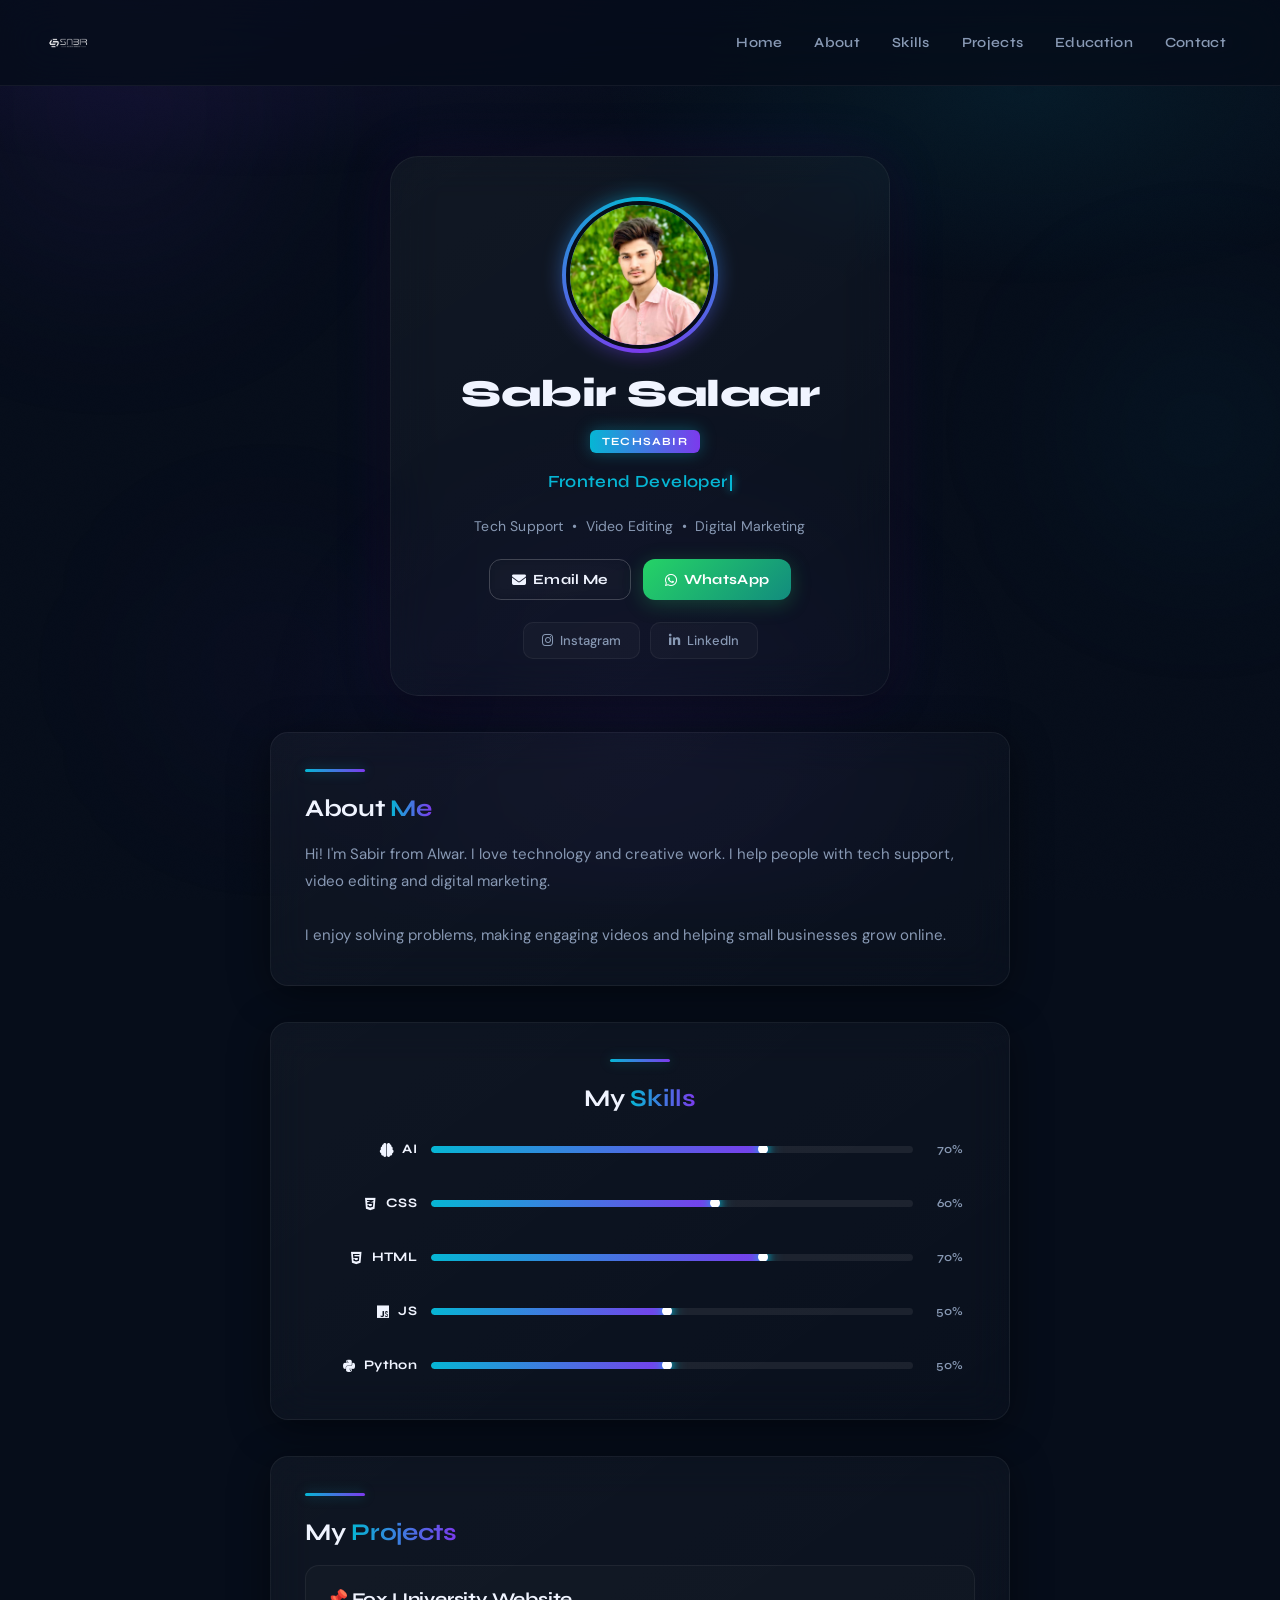
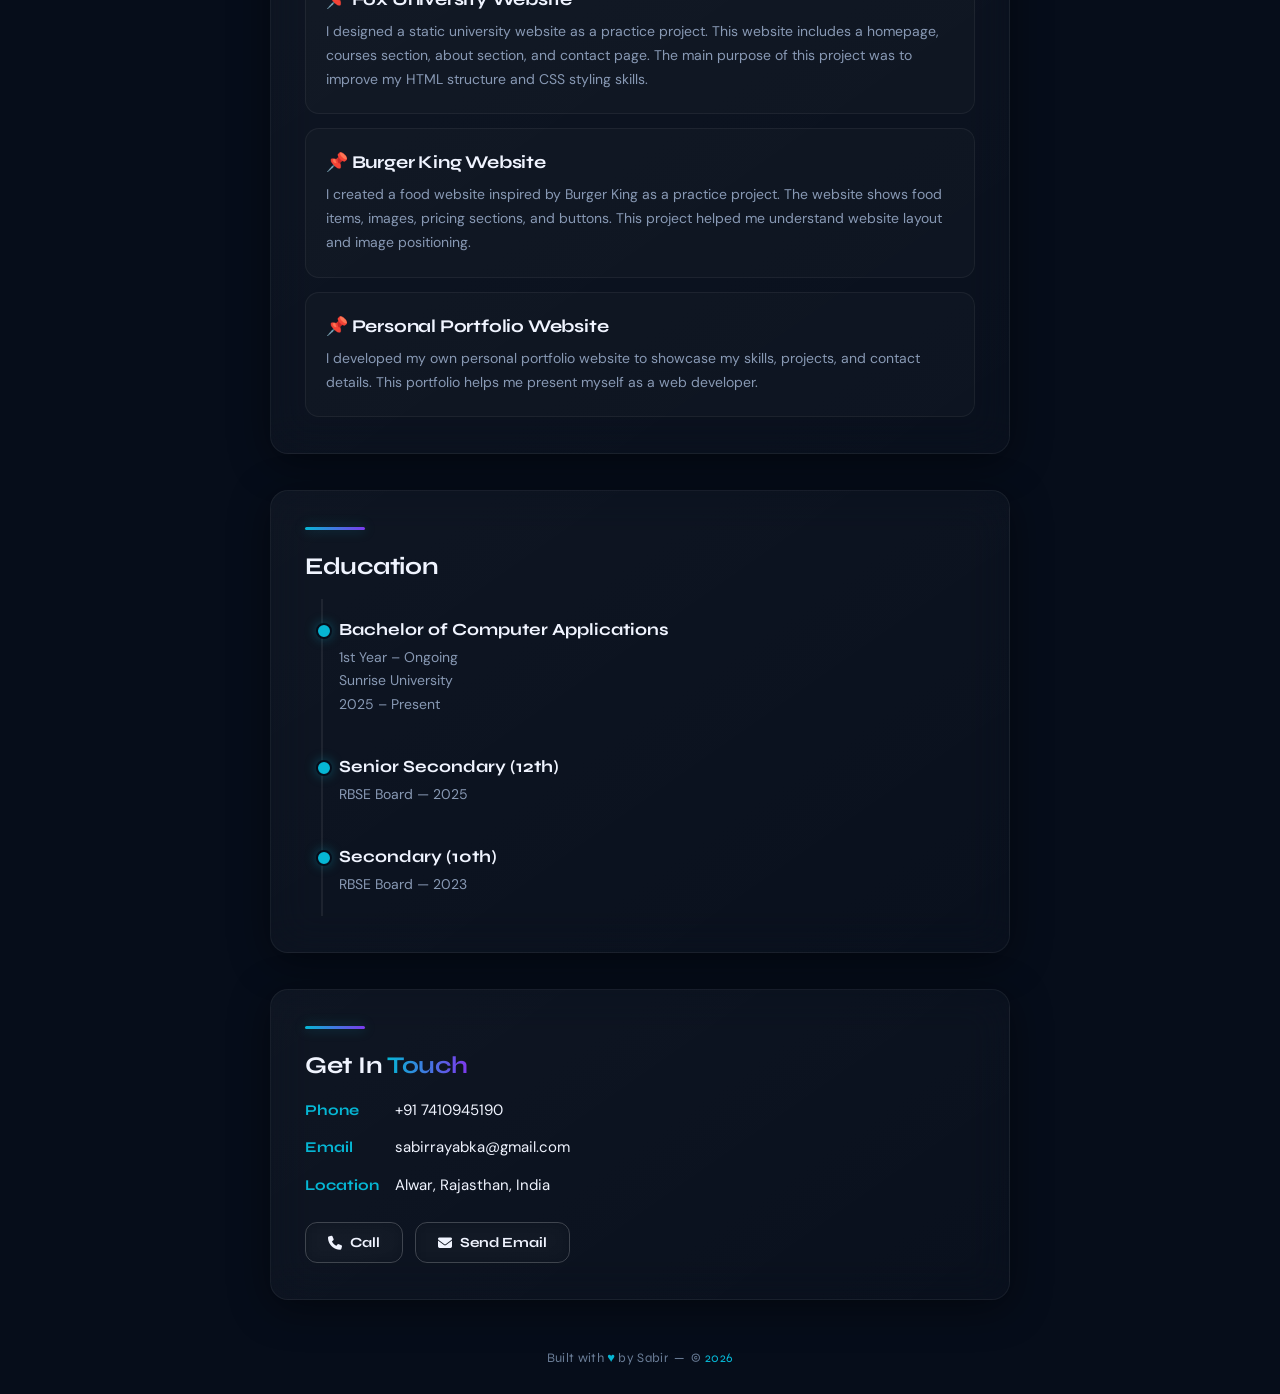
<file: index.html>
<!DOCTYPE html>
<html lang="en">
<head>
    <meta charset="UTF-8">
    <meta name="viewport" content="width=device-width, initial-scale=1.0">
    <title>Sabir Khan (Tech Sabir) ~ Portfolio</title>
    <link rel="stylesheet" href="https://cdnjs.cloudflare.com/ajax/libs/font-awesome/6.5.0/css/all.min.css"/>
    <link rel="preconnect" href="https://fonts.googleapis.com">
    <link rel="preconnect" href="https://fonts.gstatic.com" crossorigin>
    <link href="https://fonts.googleapis.com/css2?family=Syne:wght@400;500;600;700;800&family=DM+Sans:ital,opsz,wght@0,9..40,300;0,9..40,400;0,9..40,500;0,9..40,600;1,9..40,300&display=swap" rel="stylesheet">
    <link rel="stylesheet" href="style.css">
</head>
<body>

    <!-- Scroll Progress Bar -->
    <div class="progress-bar" id="progress-bar"></div>

    <!-- Background Orbs -->
    <div class="orb orb-1"></div>
    <div class="orb orb-2"></div>
    <div class="orb orb-3"></div>

    <!-- Scroll to Top -->
    <button class="scroll-top" id="scroll-top" aria-label="Scroll to top">
        <i class="fas fa-arrow-up"></i>
    </button>

    <!-- NAVBAR -->
    <div class="navbar" id="home">
        <div class="logo">
            <img src="img/sabir-removebg-preview.png" alt="TechSabir Logo"/>
        </div>

        <button class="menu-toggle" id="menu-toggle" aria-label="Toggle menu">☰</button>

        <nav class="nav" id="nav-menu">
            <ul>
                <li><a href="#home">Home</a></li>
                <li><a href="#aboutme">About</a></li>
                <li><a href="#skills">Skills</a></li>
                <li><a href="#project">Projects</a></li>
                <li><a href="#education">Education</a></li>
                <li><a href="#contact">Contact</a></li>
            </ul>
        </nav>
    </div>

    <!-- PROFILE CARD -->
    <div class="box">
        <div class="img">
            <img src="sabir khan.jpg" alt="Sabir Khan"/>
        </div>
        <h1 class="name">
            Sabir Salaar
            <span class="badge">TechSabir</span>
        </h1>
        <div class="typing-wrapper">
            <span class="typing-text" id="typing-text"></span><span class="typing-cursor"></span>
        </div>
        <p class="role">Tech Support &nbsp;•&nbsp; Video Editing &nbsp;•&nbsp; Digital Marketing</p>
        <div class="cta">
            <a class="btn email" href="mailto:sabirrayabka@gmail.com" target="_blank">
                <i class="fas fa-envelope"></i> Email Me
            </a>
            <a class="btn whatsapp" href="https://wa.me/917410945190?text=Hello%20Sabir" target="_blank">
                <i class="fab fa-whatsapp"></i> WhatsApp
            </a>
        </div>
        <div class="socials">
            <a class="instagram" href="https://www.instagram.com/muh_sabir2967" target="_blank">
                <i class="fab fa-instagram"></i> Instagram
            </a>
            <a class="linkedin" href="https://www.linkedin.com/in/sabir-khan-2a4339389" target="_blank">
                <i class="fab fa-linkedin-in"></i> LinkedIn
            </a>
        </div>
    </div>

    <!-- ABOUT -->
    <section class="section-card" id="aboutme">
        <div class="section-divider"></div>
        <h2>About <span class="highlight">Me</span></h2>
        <p>Hi! I'm Sabir from Alwar. I love technology and creative work. I help people with tech support, video editing and digital marketing.<br><br>
        I enjoy solving problems, making engaging videos and helping small businesses grow online.</p>
    </section>

    <!-- SKILLS -->
    <section class="section-card skills-card" id="skills">
        <div class="section-divider" style="margin: 0 auto 22px;"></div>
        <h2>My <span class="highlight">Skills</span></h2>

        <div class="skill-row">
            <span class="skill-label"><i class="fas fa-brain"></i>AI</span>
            <div class="skill-bar-wrap">
                <div class="skill-bar-fill" style="--target-width:70%"></div>
            </div>
            <span class="skill-pct">70%</span>
        </div>
        <div class="skill-row">
            <span class="skill-label"><i class="fab fa-css3-alt"></i>CSS</span>
            <div class="skill-bar-wrap">
                <div class="skill-bar-fill" style="--target-width:60%"></div>
            </div>
            <span class="skill-pct">60%</span>
        </div>
        <div class="skill-row">
            <span class="skill-label"><i class="fab fa-html5"></i>HTML</span>
            <div class="skill-bar-wrap">
                <div class="skill-bar-fill" style="--target-width:70%"></div>
            </div>
            <span class="skill-pct">70%</span>
        </div>
        <div class="skill-row">
            <span class="skill-label"><i class="fab fa-js"></i>JS</span>
            <div class="skill-bar-wrap">
                <div class="skill-bar-fill" style="--target-width:50%"></div>
            </div>
            <span class="skill-pct">50%</span>
        </div>
        <div class="skill-row">
            <span class="skill-label"><i class="fab fa-python"></i>Python</span>
            <div class="skill-bar-wrap">
                <div class="skill-bar-fill" style="--target-width:50%"></div>
            </div>
            <span class="skill-pct">50%</span>
        </div>
        
    </section>

    <!-- PROJECTS -->
    <section class="section-card" id="project">
        <div class="section-divider"></div>
        <h2>My <span class="highlight">Projects</span></h2>
        <div class="project-grid">
            <div class="project-item">
                <h3>📌 Fox University Website</h3>
                <p>I designed a static university website as a practice project. This website includes a homepage, courses section, about section, and contact page. The main purpose of this project was to improve my HTML structure and CSS styling skills.</p>
            </div>
            <div class="project-item">
                <h3>📌 Burger King Website</h3>
                <p>I created a food website inspired by Burger King as a practice project. The website shows food items, images, pricing sections, and buttons. This project helped me understand website layout and image positioning.</p>
            </div>
            <div class="project-item">
                <h3>📌 Personal Portfolio Website</h3>
                <p>I developed my own personal portfolio website to showcase my skills, projects, and contact details. This portfolio helps me present myself as a web developer.</p>
            </div>
        </div>
    </section>

    <!-- EDUCATION -->
    <section class="section-card" id="education">
        <div class="section-divider"></div>
        <h2>Education</h2>
        <div class="edu-list">
            <div class="edu-item">
                <h4>Bachelor of Computer Applications</h4>
                <p>1st Year – Ongoing<br>Sunrise University<br>2025 – Present</p>
            </div>
            <div class="edu-item">
                <h4>Senior Secondary (12th)</h4>
                <p>RBSE Board — 2025</p>
            </div>
            <div class="edu-item">
                <h4>Secondary (10th)</h4>
                <p>RBSE Board — 2023</p>
            </div>
        </div>
    </section>

    <!-- CONTACT -->
    <section class="section-card" id="contact">
        <div class="section-divider"></div>
        <h2>Get In <span class="highlight">Touch</span></h2>
        <div class="contact-info">
            <p><strong>Phone</strong> +91 7410945190</p>
            <p><strong>Email</strong> sabirrayabka@gmail.com</p>
            <p><strong>Location</strong> Alwar, Rajasthan, India</p>
        </div>
        <div class="contact-btns">
            <a class="btn-outline" href="tel:+917410945190"><i class="fas fa-phone"></i> Call</a>
            <a class="btn-outline" href="mailto:sabirrayabka@gmail.com"><i class="fas fa-envelope"></i> Send Email</a>
        </div>
    </section>

    <!-- FOOTER -->
    <footer>
        Built with <span>♥</span> by Sabir &nbsp;—&nbsp; © <span id="year"></span>
    </footer>

    <script>
        /* ── YEAR ── */
        document.getElementById('year').textContent = new Date().getFullYear();

        /* ── HAMBURGER MENU ── */
        const toggle = document.getElementById('menu-toggle');
        const nav = document.getElementById('nav-menu');

        toggle.addEventListener('click', () => {
            nav.classList.toggle('active');
        });

        document.querySelectorAll('#nav-menu a').forEach(link => {
            link.addEventListener('click', () => nav.classList.remove('active'));
        });

        /* ── NAVBAR SCROLL EFFECT ── */
        const navbar = document.querySelector('.navbar');
        window.addEventListener('scroll', () => {
            if (window.scrollY > 40) navbar.classList.add('scrolled');
            else navbar.classList.remove('scrolled');
        }, { passive: true });

        /* ── SCROLL PROGRESS BAR ── */
        const bar = document.getElementById('progress-bar');
        window.addEventListener('scroll', () => {
            const docH = document.documentElement.scrollHeight - window.innerHeight;
            const pct = docH > 0 ? (window.scrollY / docH) * 100 : 0;
            bar.style.width = pct + '%';
        }, { passive: true });

        /* ── SCROLL TO TOP ── */
        const scrollTopBtn = document.getElementById('scroll-top');
        window.addEventListener('scroll', () => {
            if (window.scrollY > 320) scrollTopBtn.classList.add('visible');
            else scrollTopBtn.classList.remove('visible');
        }, { passive: true });
        scrollTopBtn.addEventListener('click', () => window.scrollTo({ top: 0, behavior: 'smooth' }));

        /* ── TYPING ANIMATION ── */
        (function () {
            const words = ['Frontend Developer', 'Video Editor', 'Digital Marketer', 'Tech Support'];
            const el = document.getElementById('typing-text');
            let wordIndex = 0, charIndex = 0, deleting = false;

            function type() {
                const current = words[wordIndex];
                if (!deleting) {
                    el.textContent = current.slice(0, ++charIndex);
                    if (charIndex === current.length) {
                        deleting = true;
                        setTimeout(type, 1600);
                        return;
                    }
                    setTimeout(type, 80);
                } else {
                    el.textContent = current.slice(0, --charIndex);
                    if (charIndex === 0) {
                        deleting = false;
                        wordIndex = (wordIndex + 1) % words.length;
                        setTimeout(type, 400);
                        return;
                    }
                    setTimeout(type, 45);
                }
            }
            type();
        })();

        /* ── SKILL BAR ANIMATION ── */
        (function () {
            const skillsSection = document.getElementById('skills');
            let animated = false;

            const observer = new IntersectionObserver(function (entries) {
                if (entries[0].isIntersecting && !animated) {
                    animated = true;
                    document.querySelectorAll('.skill-bar-fill').forEach(function (bar) {
                        requestAnimationFrame(function () {
                            requestAnimationFrame(function () {
                                bar.classList.add('animated');
                            });
                        });
                    });
                    observer.disconnect();
                }
            }, { threshold: 0.3 });

            observer.observe(skillsSection);
        })();

        /* ── SECTION SCROLL REVEAL ── */
        (function () {
            const cards = document.querySelectorAll('.section-card');

            const observer = new IntersectionObserver(function (entries) {
                entries.forEach(function (entry) {
                    if (entry.isIntersecting) {
                        entry.target.classList.add('visible');
                        observer.unobserve(entry.target);
                    }
                });
            }, { threshold: 0.1, rootMargin: '0px 0px -40px 0px' });

            cards.forEach(function (card) {
                observer.observe(card);
            });
        })();
    </script>
</body>
</html>
</file>
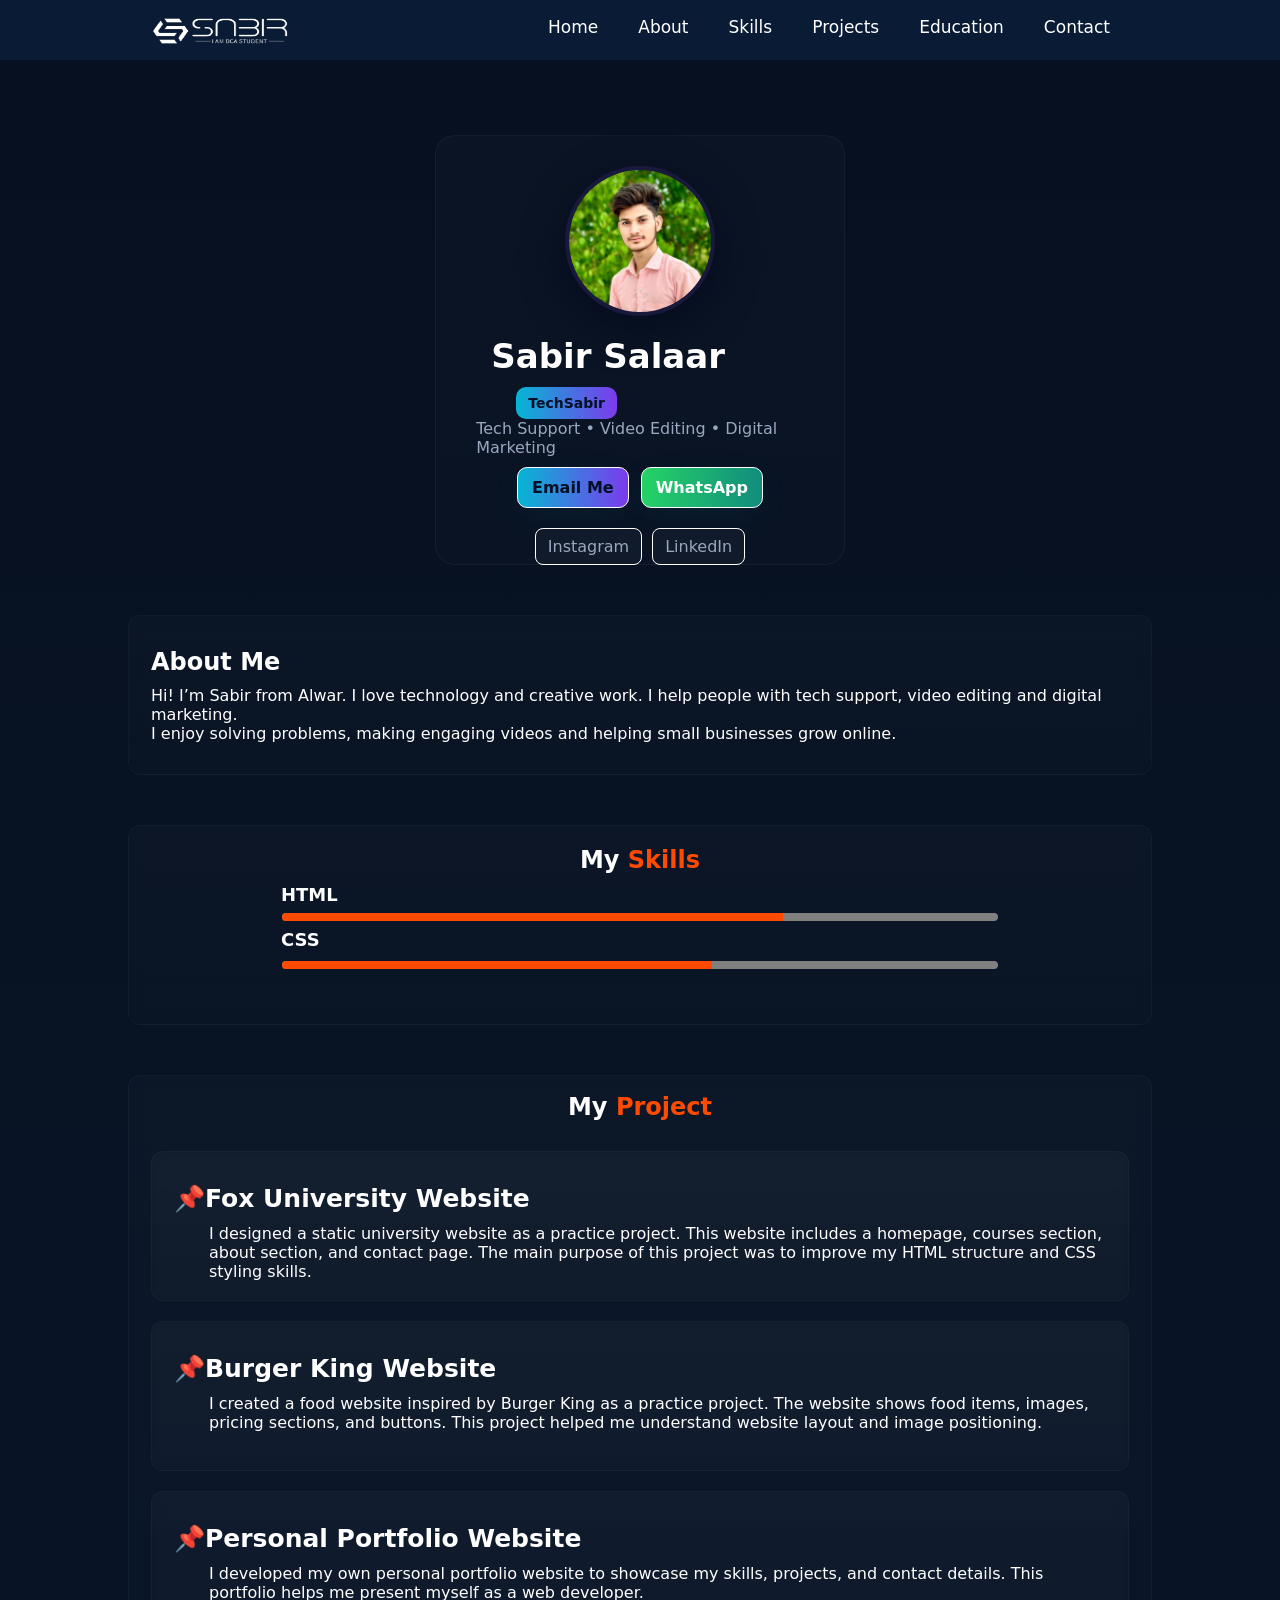
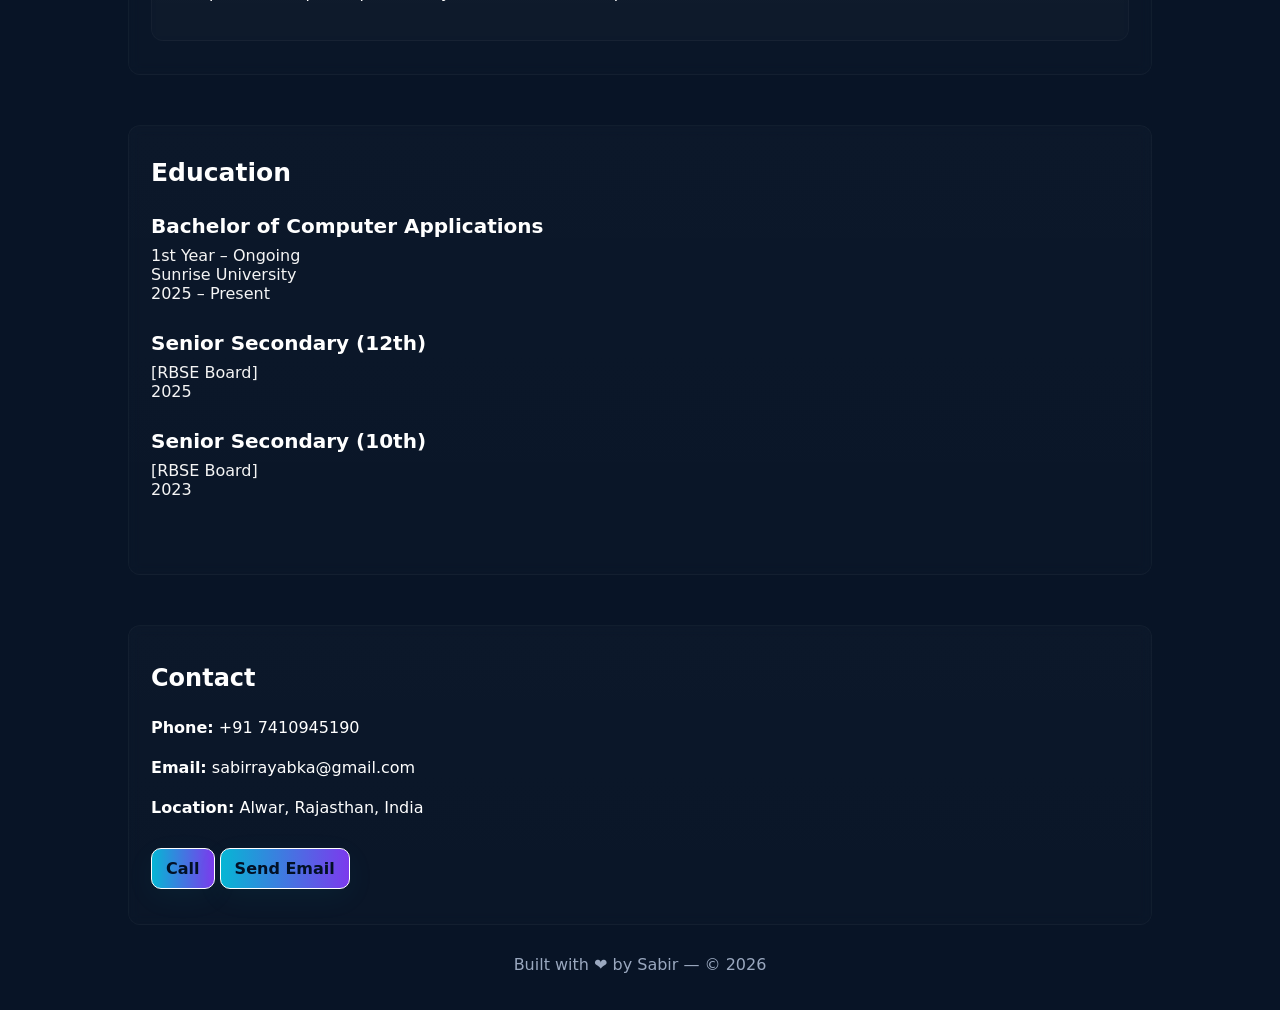
<file: sabir.html>
<!DOCTYPE html>
<html lang="en">
<head>
    <meta charset="UTF-8">
    <meta name="viewport" content="width=device-width, initial-scale=1.0">
    <title>Sabir khan(Tech Sabir)~~Portfolio</title>
    <link rel="stylesheet" href="sk.css">
</head>
<body>
    <div class="navbar" id="home">
        <div class="logo">
            <img src="img/sabir-removebg-preview.png"/>
        </div>
        <nav class="nav">
            <ul>
                <li><a href="#home">Home</a></li>
                <li><a href="#aboutme">About</a></li>
                <li><a href="#skills">Skills</a></li>
                <li><a href="#project">Projects</a></li>
                <li><a href="#education">Education</a></li>
                <li><a href="#contact">Contact</a></li>

            </ul>
        </nav>
    </div>
    <div class="box" style="margin-top: 75px;">
        <div class="img" style="margin-top: 30px;">
            <img src="sabir khan.jpg"/>
        </div>
        <h1 class="name">Sabir Salaar
        <span class="badge">TechSabir</span>
        </h1>
        <p class="role">Tech Support • Video Editing • Digital Marketing</p>
        <div class="cta">
        <a class="btn email" href="mailto:sabirrayabka@gmail.com" target="_blank">Email Me</a>
        <a class="btn whatsapp" href="https://wa.me/917410945190?text=Hello%20Sabir" target="_blank">WhatsApp</a>        </div>
        <div class="socials">
        <a href="https://www.instagram.com/muh_sabir2967" target="_blank">Instagram</a>           
        <a href="https://www.linkedin.com/in/sabir-khan-2a4339389" target="_blank" class="link">LinkedIn</a>        </div>
    </div>
    <section class="about card" id="aboutme" style="margin-top: 50px;">
      <h2>About Me</h2>
      <p>Hi! I’m Sabir from Alwar. I love technology and creative work. I help people with tech support, video editing and digital marketing.<br> I enjoy solving problems, making engaging videos and helping small businesses grow online.</p>
    </section>
    <section class="skills" id="skills" style="margin-top: 50px;">
        <h2>My <span style="color: #ff4a00;">Skills</span></h2>
        <div class="progressbar">
            <label class="text">HTML</label><br>
            <progress class="progress" value="70" max="100"></progress>
        </div>
         <div class="progressbar">
            <label class="text" style="margin-top: 7px;">CSS</label><br>
            <progress class="progress" style="margin-top: 20px;" value="60" max="100"></progress>
        </div>
        </div>
    </section>
    <section class="project" id="project" style="margin-top: 50px;">
        <h2>My <span style="color: #ff4a00;">Project</span></h2>
        <div class="project1">
            <article class="article">
               <h3>📌Fox University Website</h3>
               <p>I designed a static university website as a practice project.
               This website includes a homepage, courses section, about section, and contact page.
               The main purpose of this project was to improve my HTML structure and CSS styling skills.</p>
            </article>

        </div>
        <div class="project1">
            <article class="article">
                <h3>📌Burger King Website</h3>
                <p>I created a food website inspired by Burger King as a practice project.
                The website shows food items, images, pricing sections, and buttons.
                This project helped me understand website layout and image positioning.</p>
            </article>
            
        </div>
        <div class="project1">
            <article class="article">
                <h3>📌Personal Portfolio Website</h3>
                <p>I developed my own personal portfolio website to showcase my skills, projects, and contact details.
                This portfolio helps me present myself as a web developer.</p>

            </article>
            
        </div>
    </section>
    <section class="education" id="education" style="margin-top: 50px;">
        <h3 style="margin-top: 10px;">Education</h3><br>
        <div class="class">
            <h4>Bachelor of Computer Applications</h4>
            <p>1st Year – Ongoing<br>Sunrise University<br>2025 – Present</p>
        </div>
        <div class="class" style="margin-top: 20px;">
            <h4>Senior Secondary (12th)</h4>
            <p>[RBSE Board]<br>
            2025</p>
        </div>
        <div class="class" style="margin-top: 20px;">
            <h4>Senior Secondary (10th)</h4>
            <p>[RBSE Board]<br>
            2023</p>
        </div>
    </section>
    <section class="contact-card" id="contact" style="margin-top: 50px;">
        <div class="contact1">
            <h2>Contact</h2>
            <p><strong>Phone:</strong> +91 7410945190</p>
            <p><strong>Email:</strong> sabirrayabka@gmail.com</p>
            <p><strong>Location:</strong> Alwar, Rajasthan, India</p>
        <div class="contact2">
            <a class="btn" href="tel:+917410945190">Call</a>
            <a class="btn" href="mailto:sabirrayabka@gmail.com">Send Email</a>
        </div>
    </div>

    </section>
    <footer class="footer">
            Built with ❤️ by Sabir — © <span id="year">2026</span>
    </footer>
    
</body>
</html>
</file>
<file: style.css>
/* ── RESET & ROOT ── */
        * {
            margin: 0;
            padding: 0;
            box-sizing: border-box;
        }

        :root {
            --bg: #060d1a;
            --bg2: #081426;
            --card: #0c1628;
            --card2: #0f1c35;
            --accent: #7c3aed;
            --accent2: #06b6d4;
            --accent-glow: rgba(124, 58, 237, 0.35);
            --cyan-glow: rgba(6, 182, 212, 0.35);
            --muted: #8899b4;
            --muted2: #6a7d97;
            --white: #f0f4ff;
            --glass: rgba(255, 255, 255, 0.028);
            --glass-border: rgba(255, 255, 255, 0.055);
            --glass-hover: rgba(255, 255, 255, 0.05);
            --radius: 18px;
            --radius-sm: 12px;
            --font-display: 'Syne', sans-serif;
            --font-body: 'DM Sans', sans-serif;
            --shadow-card: 0 8px 40px rgba(0, 0, 0, 0.45);
            --shadow-glow: 0 0 60px rgba(124, 58, 237, 0.12);
        }

        html { scroll-behavior: smooth; }

        body {
            background: var(--bg);
            font-family: var(--font-body);
            min-height: 100vh;
            overflow-x: hidden;
            color: var(--white);
        }

        /* ── ANIMATED BACKGROUND ── */
        body::before {
            content: '';
            position: fixed;
            inset: 0;
            background:
                radial-gradient(ellipse 80% 50% at 20% -10%, rgba(124, 58, 237, 0.13) 0%, transparent 60%),
                radial-gradient(ellipse 60% 40% at 80% 10%, rgba(6, 182, 212, 0.08) 0%, transparent 55%),
                radial-gradient(ellipse 50% 60% at 50% 80%, rgba(124, 58, 237, 0.06) 0%, transparent 60%);
            pointer-events: none;
            z-index: 0;
        }

        /* Grain texture overlay */
        body::after {
            content: '';
            position: fixed;
            inset: 0;
            background-image: url("data:image/svg+xml,%3Csvg viewBox='0 0 256 256' xmlns='http://www.w3.org/2000/svg'%3E%3Cfilter id='noise'%3E%3CfeTurbulence type='fractalNoise' baseFrequency='0.9' numOctaves='4' stitchTiles='stitch'/%3E%3C/filter%3E%3Crect width='100%25' height='100%25' filter='url(%23noise)' opacity='0.035'/%3E%3C/svg%3E");
            background-size: 180px;
            pointer-events: none;
            z-index: 0;
            opacity: 0.4;
        }

        /* ── FLOATING ORBS ── */
        .orb {
            position: fixed;
            border-radius: 50%;
            filter: blur(90px);
            pointer-events: none;
            z-index: 0;
            animation: orbFloat 14s ease-in-out infinite alternate;
        }

        .orb-1 {
            width: 420px;
            height: 420px;
            background: radial-gradient(circle, rgba(124, 58, 237, 0.12), transparent 70%);
            top: -100px;
            left: -100px;
            animation-delay: 0s;
        }

        .orb-2 {
            width: 320px;
            height: 320px;
            background: radial-gradient(circle, rgba(6, 182, 212, 0.09), transparent 70%);
            top: 30%;
            right: -80px;
            animation-delay: -5s;
        }

        .orb-3 {
            width: 280px;
            height: 280px;
            background: radial-gradient(circle, rgba(124, 58, 237, 0.08), transparent 70%);
            bottom: 10%;
            left: 10%;
            animation-delay: -9s;
        }

        @keyframes orbFloat {
            0% { transform: translate(0, 0) scale(1); }
            100% { transform: translate(30px, 40px) scale(1.08); }
        }

        /* All sections above z-index 0 */
        .navbar, .box, .section-card, footer, .progress-bar { position: relative; z-index: 1; }

        /* ── SCROLL PROGRESS BAR ── */
        .progress-bar {
            position: fixed;
            top: 0;
            left: 0;
            height: 3px;
            width: 0%;
            background: linear-gradient(90deg, var(--accent2), var(--accent));
            z-index: 9999;
            transition: width 0.1s linear;
            box-shadow: 0 0 12px var(--cyan-glow);
        }

        /* ── NAVBAR ── */
        .navbar {
            width: 100%;
            height: 86px;
            background: rgba(6, 13, 26, 0.82);
            backdrop-filter: blur(24px);
            -webkit-backdrop-filter: blur(24px);
            border-bottom: 1px solid var(--glass-border);
            display: flex;
            align-items: center;
            justify-content: space-between;
            padding: 0 40px;
            position: sticky;
            top: 0;
            z-index: 1000;
            transition: background 0.3s ease, box-shadow 0.3s ease;
        }

        .navbar.scrolled {
            background: rgba(6, 13, 26, 0.95);
            box-shadow: 0 4px 30px rgba(0, 0, 0, 0.4);
        }

        .logo img {
            height: 42px;
            width: auto;
            filter: brightness(0) invert(1);
            cursor: pointer;
            display: block;
            transition: opacity 0.2s;
        }

        .logo img:hover { opacity: 0.8; }

        .menu-toggle {
            display: none;
            font-size: 26px;
            color: var(--white);
            cursor: pointer;
            background: none;
            border: none;
            line-height: 1;
            transition: color 0.2s;
        }

        .menu-toggle:hover { color: var(--accent2); }

        .nav ul {
            list-style: none;
            display: flex;
            gap: 4px;
            margin: 0;
            padding: 0;
            align-items: center;
        }

        .nav ul li a {
            font-family: var(--font-display);
            color: var(--muted);
            text-decoration: none;
            font-size: 14px;
            font-weight: 600;
            letter-spacing: 0.3px;
            padding: 8px 14px;
            border-radius: 8px;
            transition: color 0.25s ease, background 0.25s ease;
            display: inline-block;
            position: relative;
        }

        .nav ul li a::after {
            content: '';
            position: absolute;
            bottom: 4px;
            left: 50%;
            width: 0;
            height: 2px;
            background: linear-gradient(90deg, var(--accent2), var(--accent));
            transition: width 0.3s ease, left 0.3s ease;
            border-radius: 2px;
        }

        .nav ul li a:hover {
            color: var(--white);
            background: var(--glass-hover);
        }

        .nav ul li a:hover::after {
            width: calc(100% - 28px);
            left: 14px;
        }

        /* ── PROFILE BOX ── */
        .box {
            width: 90%;
            max-width: 500px;
            background: linear-gradient(145deg, rgba(255,255,255,0.045), rgba(255,255,255,0.015));
            border-radius: 28px;
            margin: 70px auto 0;
            border: 1px solid var(--glass-border);
            padding: 44px 28px 36px;
            text-align: center;
            box-shadow: var(--shadow-card), var(--shadow-glow);
            backdrop-filter: blur(20px);
            -webkit-backdrop-filter: blur(20px);
            transition: box-shadow 0.4s ease;
        }

        .box:hover {
            box-shadow: var(--shadow-card), 0 0 80px rgba(124, 58, 237, 0.18);
        }

        /* Profile image ring */
        .img {
            width: 148px;
            height: 148px;
            border-radius: 50%;
            margin: 0 auto 22px;
            position: relative;
        }

        .img::before {
            content: '';
            position: absolute;
            inset: -4px;
            border-radius: 50%;
            background: conic-gradient(from 0deg, var(--accent2), var(--accent), var(--accent2));
            animation: ringRotate 4s linear infinite;
            z-index: 0;
        }

        .img::after {
            content: '';
            position: absolute;
            inset: -4px;
            border-radius: 50%;
            background: conic-gradient(from 0deg, var(--accent2), var(--accent), var(--accent2));
            filter: blur(10px);
            opacity: 0.5;
            z-index: 0;
            animation: ringRotate 4s linear infinite;
        }

        @keyframes ringRotate {
            from { transform: rotate(0deg); }
            to { transform: rotate(360deg); }
        }

        .img img {
            width: 100%;
            height: 100%;
            object-fit: cover;
            border-radius: 50%;
            border: 4px solid var(--bg);
            display: block;
            position: relative;
            z-index: 1;
        }

        .name {
            font-family: var(--font-display);
            font-size: clamp(26px, 5.5vw, 38px);
            font-weight: 800;
            color: var(--white);
            margin-bottom: 10px;
            letter-spacing: -0.5px;
        }

        .badge {
            display: inline-block;
            font-family: var(--font-display);
            font-size: 11px;
            letter-spacing: 1.2px;
            text-transform: uppercase;
            color: #fff;
            padding: 5px 12px;
            border-radius: 6px;
            font-weight: 700;
            background: linear-gradient(90deg, var(--accent2), var(--accent));
            cursor: default;
            vertical-align: middle;
            margin-left: 10px;
            box-shadow: 0 0 16px var(--cyan-glow);
        }

        /* ── TYPING ANIMATION ── */
        .typing-wrapper {
            min-height: 30px;
            margin: 8px 0 16px;
        }

        .typing-text {
            color: var(--accent2);
            font-family: var(--font-display);
            font-size: clamp(14px, 3.5vw, 17px);
            font-weight: 600;
            letter-spacing: 0.4px;
        }

        .typing-cursor {
            display: inline-block;
            width: 2px;
            height: 1em;
            background: var(--accent2);
            vertical-align: middle;
            margin-left: 2px;
            animation: blink 0.7s step-end infinite;
            box-shadow: 0 0 8px var(--accent2);
        }

        @keyframes blink { 50% { opacity: 0; } }

        .role {
            color: var(--muted);
            font-size: 14px;
            letter-spacing: 0.2px;
            margin-bottom: 24px;
        }

        /* ── BUTTONS ── */
        .cta {
            display: flex;
            gap: 12px;
            justify-content: center;
            flex-wrap: wrap;
            margin-top: 4px;
        }

        .btn {
            padding: 11px 22px;
            border-radius: 12px;
            font-family: var(--font-display);
            font-weight: 700;
            font-size: 14px;
            letter-spacing: 0.3px;
            text-decoration: none;
            display: inline-flex;
            align-items: center;
            gap: 7px;
            transition: transform 0.25s cubic-bezier(0.34, 1.56, 0.64, 1), box-shadow 0.25s ease;
            cursor: pointer;
        }

        .btn.email {
            background: transparent;
            border: 1.5px solid rgba(255,255,255,0.2);
            color: var(--white);
            backdrop-filter: blur(8px);
        }

        .btn.email:hover {
            border-color: rgba(255,255,255,0.5);
            transform: translateY(-3px) scale(1.03);
            box-shadow: 0 8px 24px rgba(0, 0, 0, 0.3);
        }

        .btn.whatsapp {
            background: linear-gradient(135deg, #25D366, #128C7E);
            color: #fff;
            border: none;
            box-shadow: 0 4px 20px rgba(37, 211, 102, 0.25);
        }

        .btn.whatsapp:hover {
            transform: translateY(-3px) scale(1.03);
            box-shadow: 0 8px 28px rgba(37, 211, 102, 0.45);
        }

        /* generic outline btn used in contact */
        .btn-outline {
            background: transparent;
            border: 1.5px solid rgba(255,255,255,0.2);
            color: var(--white);
            padding: 11px 22px;
            border-radius: 12px;
            font-family: var(--font-display);
            font-weight: 700;
            text-decoration: none;
            display: inline-flex;
            align-items: center;
            gap: 8px;
            font-size: 14px;
            backdrop-filter: blur(8px);
            transition: transform 0.25s cubic-bezier(0.34, 1.56, 0.64, 1), border-color 0.25s ease, box-shadow 0.25s ease;
        }

        .btn-outline:hover {
            border-color: var(--accent2);
            color: var(--accent2);
            transform: translateY(-3px) scale(1.03);
            box-shadow: 0 8px 24px rgba(6, 182, 212, 0.2);
        }

        /* ── SOCIALS ── */
        .socials {
            margin-top: 22px;
            display: flex;
            gap: 10px;
            justify-content: center;
            flex-wrap: wrap;
        }

        .socials a {
            color: var(--muted);
            text-decoration: none;
            padding: 9px 18px;
            border-radius: 10px;
            background: var(--glass);
            border: 1px solid var(--glass-border);
            font-size: 13px;
            font-weight: 500;
            display: inline-flex;
            align-items: center;
            gap: 7px;
            transition: background 0.25s ease, color 0.25s ease, box-shadow 0.25s ease, border-color 0.25s ease, transform 0.25s cubic-bezier(0.34, 1.56, 0.64, 1);
        }

        .socials a:hover { transform: translateY(-3px); }

        .socials a.instagram:hover {
            background: linear-gradient(45deg, #feda75, #fa7e1e, #d62976, #962fbf, #4f5bd5);
            color: white;
            border-color: transparent;
            box-shadow: 0 6px 20px rgba(214, 41, 118, 0.4);
        }

        .socials a.linkedin:hover {
            background: linear-gradient(135deg, #0A66C2, #004182);
            color: white;
            border-color: transparent;
            box-shadow: 0 6px 20px rgba(10, 102, 194, 0.4);
        }

        /* ── SECTION CARDS ── */
        .section-card {
            width: 90%;
            max-width: 740px;
            padding: 36px 34px;
            margin: 36px auto 0;
            border-radius: var(--radius);
            background: linear-gradient(145deg, rgba(255,255,255,0.038), rgba(255,255,255,0.014));
            border: 1px solid var(--glass-border);
            backdrop-filter: blur(20px);
            -webkit-backdrop-filter: blur(20px);
            box-shadow: var(--shadow-card);
            transition: transform 0.35s ease, box-shadow 0.35s ease, border-color 0.35s ease;
            opacity: 0;
            transform: translateY(28px);
        }

        .section-card.visible {
            opacity: 1;
            transform: translateY(0);
            transition: opacity 0.6s ease, transform 0.6s cubic-bezier(0.22, 1, 0.36, 1), box-shadow 0.35s ease, border-color 0.35s ease;
        }

        .section-card:hover {
            transform: translateY(-4px);
            box-shadow: 0 20px 60px rgba(0,0,0,0.5), 0 0 40px rgba(124, 58, 237, 0.1);
            border-color: rgba(124, 58, 237, 0.18);
        }

        /* Section heading style */
        .section-card h2 {
            font-family: var(--font-display);
            color: var(--white);
            font-size: clamp(19px, 4vw, 24px);
            font-weight: 700;
            margin-bottom: 18px;
            letter-spacing: -0.3px;
        }

        .section-card h2 .highlight {
            background: linear-gradient(90deg, var(--accent2), var(--accent));
            -webkit-background-clip: text;
            -webkit-text-fill-color: transparent;
            background-clip: text;
        }

        .section-card p {
            color: var(--muted);
            line-height: 1.8;
            font-size: 15px;
        }

        /* ── SKILLS CARD ── */
        .skills-card h2 {
            text-align: center;
        }

        .skill-row {
            display: flex;
            align-items: center;
            gap: 14px;
            margin-bottom: 18px;
            padding: 10px 12px;
            border-radius: 10px;
            transition: background 0.25s ease;
        }

        .skill-row:last-child { margin-bottom: 0; }

        .skill-row:hover {
            background: rgba(255,255,255,0.03);
        }

        .skill-label {
            font-family: var(--font-display);
            color: var(--white);
            font-size: 13px;
            font-weight: 700;
            letter-spacing: 0.3px;
            width: 100px;
            flex-shrink: 0;
            text-align: right;
            white-space: nowrap;
            overflow: hidden;
            text-overflow: ellipsis;
        }

        .skill-label i {
            margin-right: 7px;
            font-size: 14px;
            vertical-align: middle;
            display: inline-block;
            width: 16px;
            text-align: center;
            flex-shrink: 0;
        }

        .skill-bar-wrap {
            flex: 1;
            height: 7px;
            background: rgba(255,255,255,0.07);
            border-radius: 20px;
            overflow: hidden;
        }

        .skill-bar-fill {
            height: 100%;
            border-radius: 20px;
            background: linear-gradient(90deg, var(--accent2), var(--accent));
            width: 0 !important;
            transition: width 1.5s cubic-bezier(0.22, 1, 0.36, 1);
            box-shadow: 0 0 10px rgba(6, 182, 212, 0.4);
            position: relative;
        }

        .skill-bar-fill::after {
            content: '';
            position: absolute;
            right: 0;
            top: 50%;
            transform: translateY(-50%);
            width: 10px;
            height: 10px;
            border-radius: 50%;
            background: white;
            box-shadow: 0 0 8px var(--accent2), 0 0 16px var(--accent2);
            opacity: 0;
            transition: opacity 0.3s ease 1.2s;
        }

        .skill-bar-fill.animated::after { opacity: 1; }

        .skill-bar-fill.animated {
            width: var(--target-width) !important;
        }

        .skill-pct {
            font-family: var(--font-display);
            color: var(--muted);
            font-size: 12px;
            font-weight: 600;
            width: 36px;
            text-align: right;
            flex-shrink: 0;
        }

        /* ── PROJECTS ── */
        .project-grid {
            display: flex;
            flex-direction: column;
            gap: 14px;
            margin-top: 6px;
        }

        .project-item {
            padding: 22px 20px;
            border-radius: 14px;
            background: rgba(255,255,255,0.02);
            border: 1px solid var(--glass-border);
            transition: transform 0.3s cubic-bezier(0.22, 1, 0.36, 1), box-shadow 0.3s ease, border-color 0.3s ease, background 0.3s ease;
            cursor: default;
            position: relative;
            overflow: hidden;
        }

        .project-item::before {
            content: '';
            position: absolute;
            inset: 0;
            background: linear-gradient(135deg, rgba(124, 58, 237, 0.06), transparent 60%);
            opacity: 0;
            transition: opacity 0.35s ease;
        }

        .project-item:hover::before { opacity: 1; }

        .project-item:hover {
            transform: translateX(6px);
            border-color: rgba(124, 58, 237, 0.3);
            background: rgba(124, 58, 237, 0.04);
            box-shadow: 0 8px 32px rgba(0,0,0,0.3), -4px 0 20px rgba(124, 58, 237, 0.15);
        }

        .project-item h3 {
            font-family: var(--font-display);
            color: var(--white);
            font-size: clamp(15px, 3.5vw, 18px);
            font-weight: 700;
            margin-bottom: 10px;
            letter-spacing: -0.2px;
        }

        .project-item p {
            color: var(--muted);
            font-size: 14px;
            line-height: 1.7;
        }

        /* ── EDUCATION ── */
        .edu-list {
            display: flex;
            flex-direction: column;
            gap: 0;
            margin-top: 6px;
        }

        .edu-item {
            padding: 20px 16px;
            border-left: 2px solid rgba(255,255,255,0.07);
            margin-left: 16px;
            position: relative;
            transition: border-color 0.3s ease;
        }

        .edu-item:hover { border-color: var(--accent2); }

        .edu-item::before {
            content: '';
            position: absolute;
            left: -7px;
            top: 24px;
            width: 12px;
            height: 12px;
            border-radius: 50%;
            background: var(--accent2);
            border: 2px solid var(--bg);
            box-shadow: 0 0 12px var(--cyan-glow);
            transition: transform 0.3s cubic-bezier(0.34, 1.56, 0.64, 1), box-shadow 0.3s ease;
        }

        .edu-item:hover::before {
            transform: scale(1.3);
            box-shadow: 0 0 20px var(--cyan-glow);
        }

        .edu-item h4 {
            font-family: var(--font-display);
            color: var(--white);
            font-size: clamp(14px, 3.5vw, 17px);
            font-weight: 700;
            margin-bottom: 6px;
        }

        .edu-item p {
            color: var(--muted);
            font-size: 14px;
            line-height: 1.65;
        }

        /* ── CONTACT ── */
        .contact-info p {
            color: var(--white);
            font-size: 15px;
            margin-bottom: 12px;
            line-height: 1.7;
            display: flex;
            align-items: center;
            gap: 10px;
        }

        .contact-info p strong {
            color: var(--accent2);
            font-family: var(--font-display);
            font-weight: 700;
            min-width: 80px;
        }

        .contact-btns {
            display: flex;
            gap: 12px;
            flex-wrap: wrap;
            margin-top: 24px;
        }

        /* ── FOOTER ── */
        footer {
            text-align: center;
            margin: 50px 0 28px;
            color: var(--muted2);
            font-size: 13px;
            font-family: var(--font-display);
            letter-spacing: 0.3px;
        }

        footer span { color: var(--accent2); }

        /* ── SCROLL TO TOP ── */
        .scroll-top {
            position: fixed;
            bottom: 28px;
            right: 28px;
            width: 46px;
            height: 46px;
            border-radius: 12px;
            background: linear-gradient(135deg, var(--accent2), var(--accent));
            color: white;
            border: none;
            cursor: pointer;
            display: flex;
            align-items: center;
            justify-content: center;
            font-size: 16px;
            z-index: 900;
            opacity: 0;
            transform: translateY(20px);
            transition: opacity 0.3s ease, transform 0.3s ease, box-shadow 0.3s ease;
            box-shadow: 0 4px 20px var(--accent-glow);
        }

        .scroll-top.visible {
            opacity: 1;
            transform: translateY(0);
        }

        .scroll-top:hover {
            box-shadow: 0 8px 30px var(--accent-glow);
            transform: translateY(-3px);
        }

        /* ── RESPONSIVE: TABLET ── */
        @media (max-width: 900px) {
            .section-card {
                max-width: 92%;
                padding: 28px 24px;
            }
        }

        /* ── RESPONSIVE: MOBILE ── */
        @media (max-width: 768px) {
            .navbar {
                padding: 0 20px;
                flex-wrap: wrap;
                height: auto;
                min-height: 70px;
                position: relative;
            }

            .navbar .logo { padding: 14px 0; }

            .menu-toggle { display: block; }

            .nav {
                display: none;
                width: 100%;
                padding: 8px 0 16px;
                border-top: 1px solid var(--glass-border);
            }

            .nav.active { display: block; }

            .nav ul {
                flex-direction: column;
                gap: 0;
                align-items: center;
            }

            .nav ul li a {
                display: block;
                padding: 12px 20px;
                font-size: 15px;
                width: 100%;
                text-align: center;
            }

            .nav ul li a::after { display: none; }

            .box { margin-top: 28px; }

            /* FIX: Skill icons + label stay on one line */
            .skill-label {
                width: 90px;
                font-size: 12.5px;
                white-space: nowrap;
                display: flex;
                align-items: center;
                justify-content: flex-end;
                gap: 5px;
            }

            .skill-label i {
                margin-right: 0;
                font-size: 13px;
                flex-shrink: 0;
            }

            .skill-row { padding: 8px 6px; gap: 10px; }

            .section-card { padding: 24px 18px; }

            .contact-btns {
                flex-direction: column;
            }

            .contact-btns a { text-align: center; width: 100%; justify-content: center; }

            .project-item:hover, .section-card:hover {
                transform: none;
            }

            .btn:hover, .btn-outline:hover {
                transform: none;
                box-shadow: none;
            }

            .socials a:hover { transform: none; }
        }

        @media (max-width: 400px) {
            .cta {
                flex-direction: column;
                align-items: center;
            }

            .cta a {
                width: 85%;
                text-align: center;
                justify-content: center;
            }
        }

        /* ── SECTION DIVIDER ── */
        .section-divider {
            width: 60px;
            height: 3px;
            background: linear-gradient(90deg, var(--accent2), var(--accent));
            border-radius: 3px;
            margin-bottom: 22px;
            box-shadow: 0 0 12px var(--cyan-glow);
        }
</file>
<file: sk.css>
*{
    margin: 0px;
    padding: 0px;
    box-sizing: border-box;
    font-family: Inter, ui-sans-serif, system-ui, -apple-system, 'Segoe UI', Roboto, 'Helvetica Neue', Arial;
}
:root {
    --bg: #0b1220;
    --card: #0f1724;
    --accent: #7c3aed;
    --accent2: #06b6d4;
    --muted: #9aa8bf;
    --glass: rgba(255, 255, 255, 0.03);
    --radius: 14px;
}
body{
    background: linear-gradient(180deg, #071020 0%, #081426 60%);
    width: 100%;
    height: 2610px;

}
.navbar{
    width: 100%;
    height: 60px;
    background-color: #0A1B35;

}
.logo img{
    width: 200px;
    height: 120px;
    /* color: #721212; */
    margin-top: -29px;
    margin-left: 120px;
    filter: brightness(0) invert(1);
    cursor: pointer;
}
.nav{
    display: flex;
    justify-content: right;
    margin-top: -78px;
}
nav ul{
    margin-right: 150px;
}
nav ul li {
    list-style-type: none;
    margin: 0px 20px;
    float: left;
    font-size: 17px;
    font-family: sans-serif;
    font-weight: 500;
    color: white;
    cursor: pointer;
}
nav ul li:hover{
    background-color: transparent;
    border-bottom: 1px solid white;
    color: white;
}
nav ul li a{
    color: white;
    text-decoration: none;
}
.box{
    width: 32%;
    height: 430px;
    background: linear-gradient(180deg, rgba(255, 255, 255, 0.02), rgba(255, 255, 255, 0.01));    border-radius: 20px;
    margin: auto;
    border: 1px solid rgba(255, 255, 255, 0.04);
}
.img{
    width: 150px;
    height: 150px;
    /* background-color: aliceblue; */
    background-color: transparent;
    border-radius: 50%;
    margin: auto;
}
.img img{
    width: 150px;
    height: 150px;
    border-radius: 50%;
    background-size: cover;
    border: 4px solid rgba(124, 58, 237, 0.12);
    box-shadow: 0 12px 40px rgba(2, 6, 23, 0.6);
}
.name{
    font-size: 34px;
    margin: 20px 0px 0px 55px;
    color: white;
}
.badge{
    display: inline-block;
    font-size: 14px;
    color: #021025;
    padding: 8px 12px;
    border-radius: 10px;
    margin-left: 25px;
    font-weight: 700;
    background: linear-gradient(90deg,var(--accent2),var(--accent));
    cursor: pointer;
}
.role{
    color: var(--muted);
    margin-left: 40px;
    font-size: 16px;
}
.btn {
    background: linear-gradient(90deg, var(--accent2), var(--accent));
    color: #021025;
    padding: 10px 14px;
    border-radius: 10px;
    font-weight: 700;
    text-decoration: none;
    display: inline-block;
    box-shadow: 0 8px 30px rgba(6, 182, 212, 0.06);
}
.btn.whatsapp {
    background: linear-gradient(90deg, #25D366, #128C7E);
    color: #fff;
}
.btn{
    background-color: transparent;
    border: 1.5px solid white;
}
.cta {
    display: flex;
    gap: 12px;
    justify-content: center;
    flex-wrap: wrap;
    margin-top: 10px;
}
.socials {
    margin-top: 20px;
    display: flex;
    gap: 10px;
    justify-content: center;
}
.socials a {
    color: var(--muted);
    text-decoration: none;
    padding: 8px 12px;
    border-radius: 8px;
    background: var(--glass);
    border: 1px solid white;
}
.socials a:hover{
    background: linear-gradient(45deg,#feda75,#fa7e1e,#d62976,#962fbf,#4f5bd5);border: 1.5px solid red;
    color: white;
    border: 1px solid white;
}
.socials .link:hover{
    background: linear-gradient(135deg, #0A66C2, #004182);
    border: 1px solid white;
    color: white;
}
.card {
    width: 80%;
    height: 160px;
    padding: 22px;
    margin: auto;
    border-radius: 12px;
    background: linear-gradient(180deg, rgba(255, 255, 255, 0.02), rgba(255, 255, 255, 0.01));
    border: 1px solid rgba(255, 255, 255, 0.03);
    backdrop-filter: blur(6px);
}
.card h2{
    color: white;
    line-height: 2;
}
.card p{
    color: white;
}
.skills {
    width: 80%;
    height: 200px;
    margin: auto;
    border-radius: 12px;
    background: linear-gradient(180deg, rgba(255, 255, 255, 0.02), rgba(255, 255, 255, 0.01));
    border: 1px solid rgba(255, 255, 255, 0.03);
    backdrop-filter: blur(6px);
}
.skills h2{
    color: white;
    line-height: 2;
    text-align: center;
    margin-top: 10px;
}
.progressbar{
    text-align: center;
    position: relative;
}
.text{
    color: white;
    font-size: 18px;
    font-weight: bold;
    left: 152px;
    position: absolute;
}
.progress{
    width: 70%;
    height: 8px;
    background: white;
    border-radius: 18px;
    overflow: hidden;
}
progress::-webkit-progress-value{
  background: #ff4a00;
}
.project {
    width: 80%;
    height: 600px;
    padding: 22px;
    margin: auto;
    border-radius: 12px;
    background: linear-gradient(180deg, rgba(255, 255, 255, 0.02), rgba(255, 255, 255, 0.01));
    border: 1px solid rgba(255, 255, 255, 0.03);
    backdrop-filter: blur(6px);
}
.project h2{
    color: white;
    line-height: 2;
    text-align: center;
    margin-top: -15px;
}
.project1 {
    width: 100%;
    height: 150px;
    padding: 22px;
    margin: auto;
    border-radius: 12px;
    background: linear-gradient(180deg, rgba(255, 255, 255, 0.02), rgba(255, 255, 255, 0.01));
    border: 1px solid rgba(255, 255, 255, 0.03);
    backdrop-filter: blur(6px);
    margin-top: 20px;
}
.article h3{
    color: white;
    font-size: 25px;
    line-height: 2;
}
.article p{
    color: white;
    margin-left: 35px;
}
.education {
    width: 80%;
    height: 450px;
    padding: 22px;
    margin: auto;
    border-radius: 12px;
    background: linear-gradient(180deg, rgba(255, 255, 255, 0.02), rgba(255, 255, 255, 0.01));
    border: 1px solid rgba(255, 255, 255, 0.03);
    backdrop-filter: blur(6px);
    margin-top: 20px;
}
.education h3{
    font-size: 25px;
    color: white;
}
.class h4{
    color: white;
    font-size: 20px; 
    line-height: 2; 
}
.class p{
    color: whitesmoke;
}
.contact-card{
    width: 80%;
    height: 300px;
    padding: 22px;
    margin: auto;
    border-radius: 12px;
    background: linear-gradient(180deg, rgba(255, 255, 255, 0.02), rgba(255, 255, 255, 0.01));
    border: 1px solid rgba(255, 255, 255, 0.03);
    backdrop-filter: blur(6px);
    margin-top: 20px;
}
.contact1 h2{
    color: white;
    line-height: 2.5;
}
.contact1 p{
    color: white;
    line-height: 2.5;
}
.contact2{
    margin-top: 20px;
}
footer{
    text-align: center;
    margin: 30px 0 10px 0;
    color: var(--muted);
}
</file>
